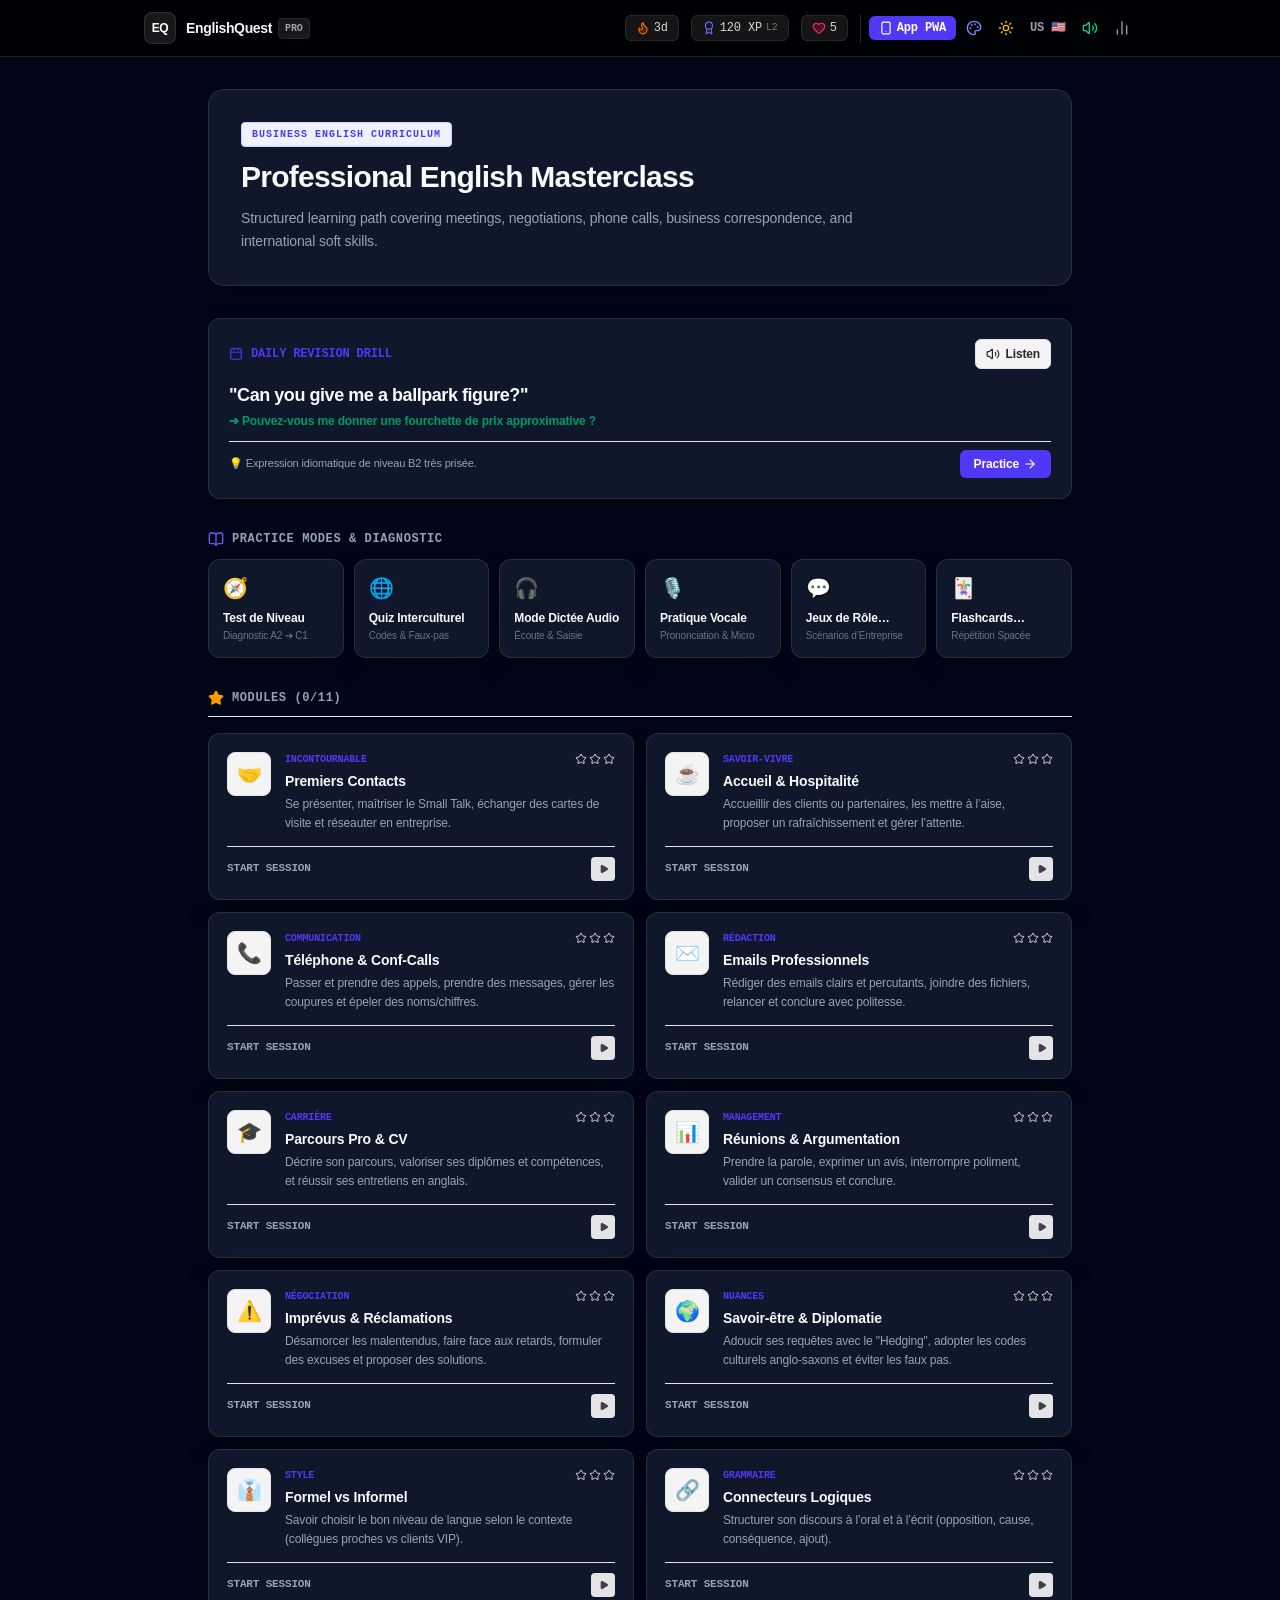
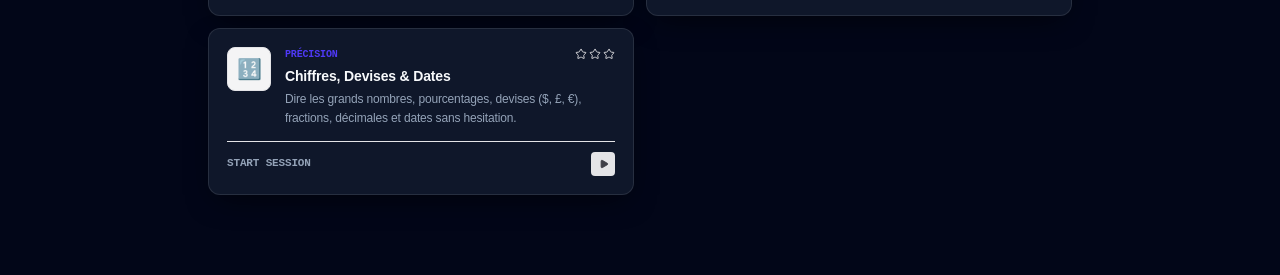
<file: index.html>
<!doctype html>
<html lang="fr">
  <head>
    <meta charset="UTF-8" />
    <meta name="viewport" content="width=device-width, initial-scale=1.0, maximum-scale=1.0, user-scalable=no" />
    <meta name="theme-color" content="#090d16" />
    <meta name="description" content="Application interactive d'apprentissage de l'Anglais Professionnel" />
    <meta name="application-name" content="EnglishQuest" />
    <link rel="manifest" href="./manifest.webmanifest" />
    <meta name="mobile-web-app-capable" content="yes" />
    <meta name="apple-mobile-web-app-capable" content="yes" />
    <meta name="apple-mobile-web-app-title" content="EnglishQuest" />
    <meta name="apple-mobile-web-app-status-bar-style" content="black-translucent" />
    <link rel="icon" href="./icon-192.png" />
    <link rel="apple-touch-icon" href="./apple-icon.png" />
    <title>EnglishQuest Pro Master</title>
    <script type="module" crossorigin src="./assets/index-BpbN8jEa.js"></script>
    <link rel="stylesheet" crossorigin href="./assets/index-DEQIirqg.css">
  </head>
  <body>
    <div id="root"></div>
    <script>
      if ('serviceWorker' in navigator) {
        window.addEventListener('load', () => {
          navigator.serviceWorker.register('./sw.js')
            .then(reg => console.log('✅ PWA Service Worker registered:', reg))
            .catch(err => console.error('❌ PWA Service Worker error:', err));
        });
      }
    </script>
  </body>
</html>
</file>
